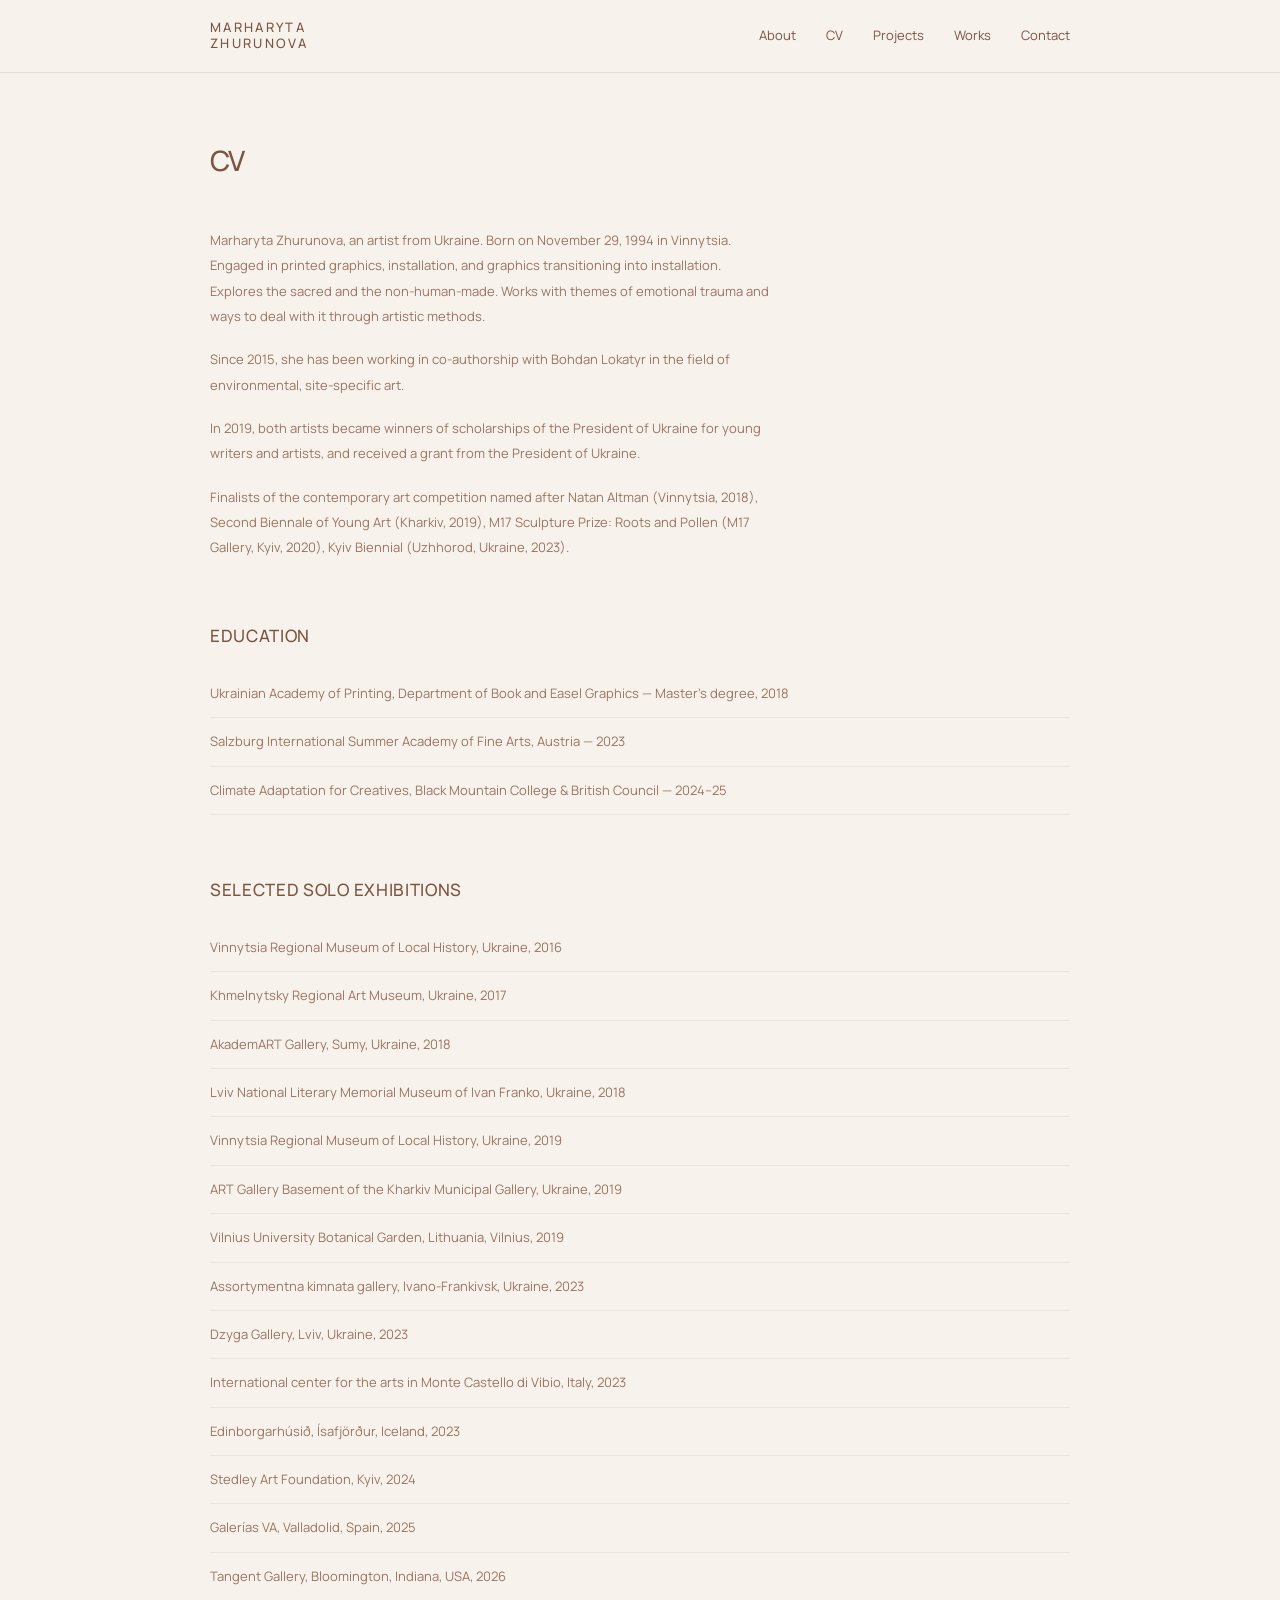
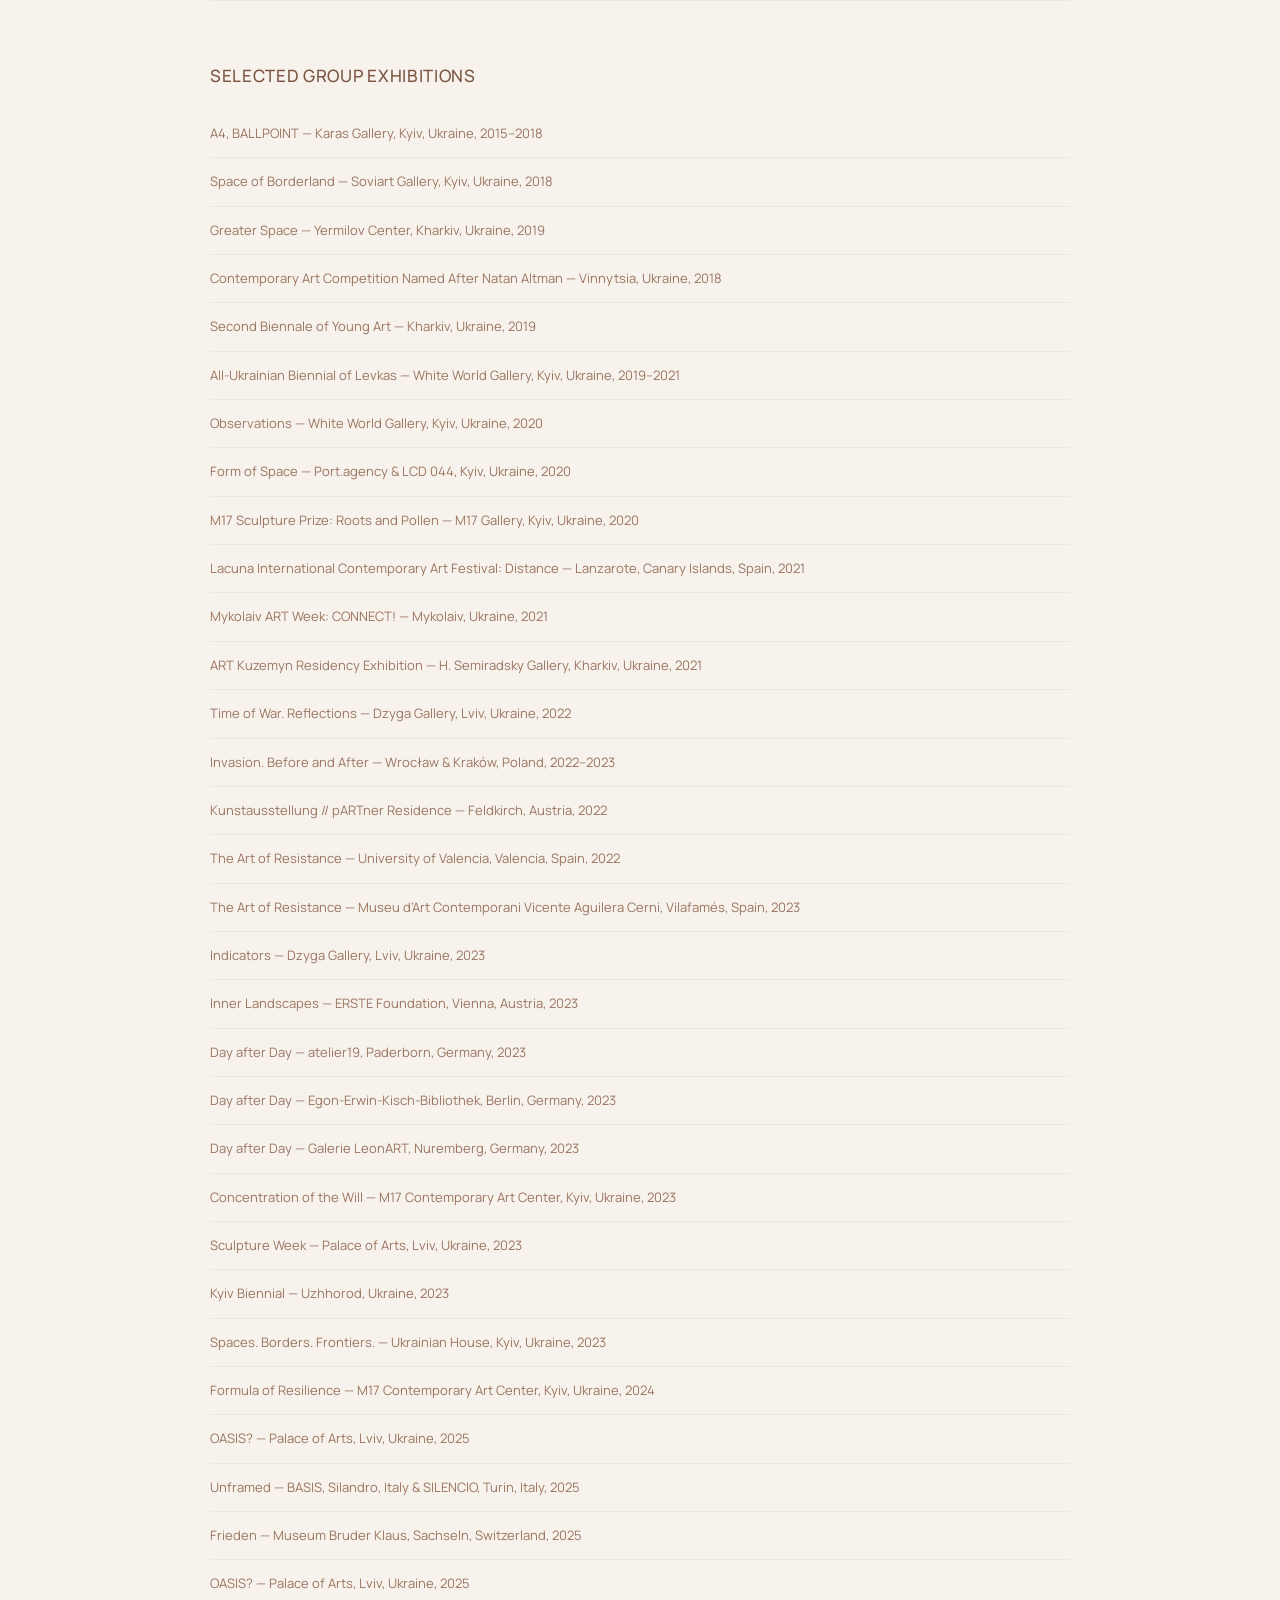
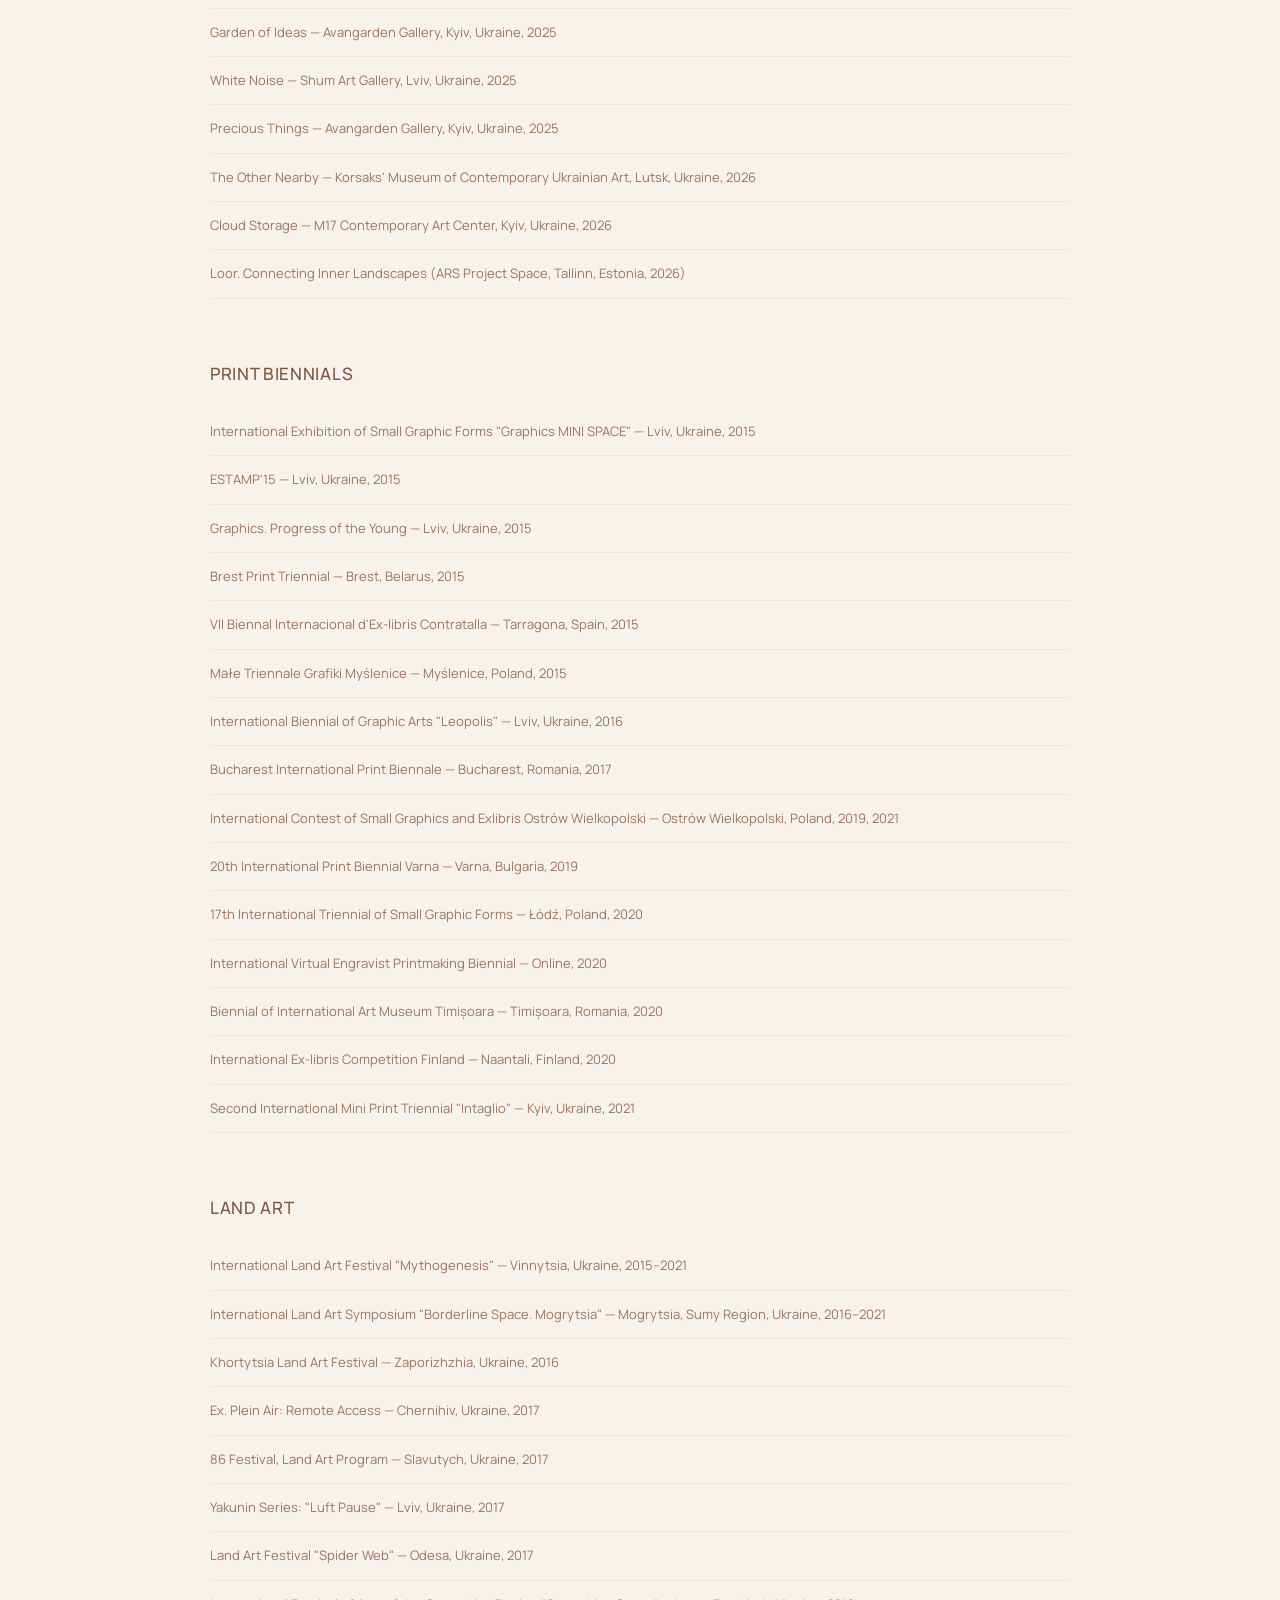
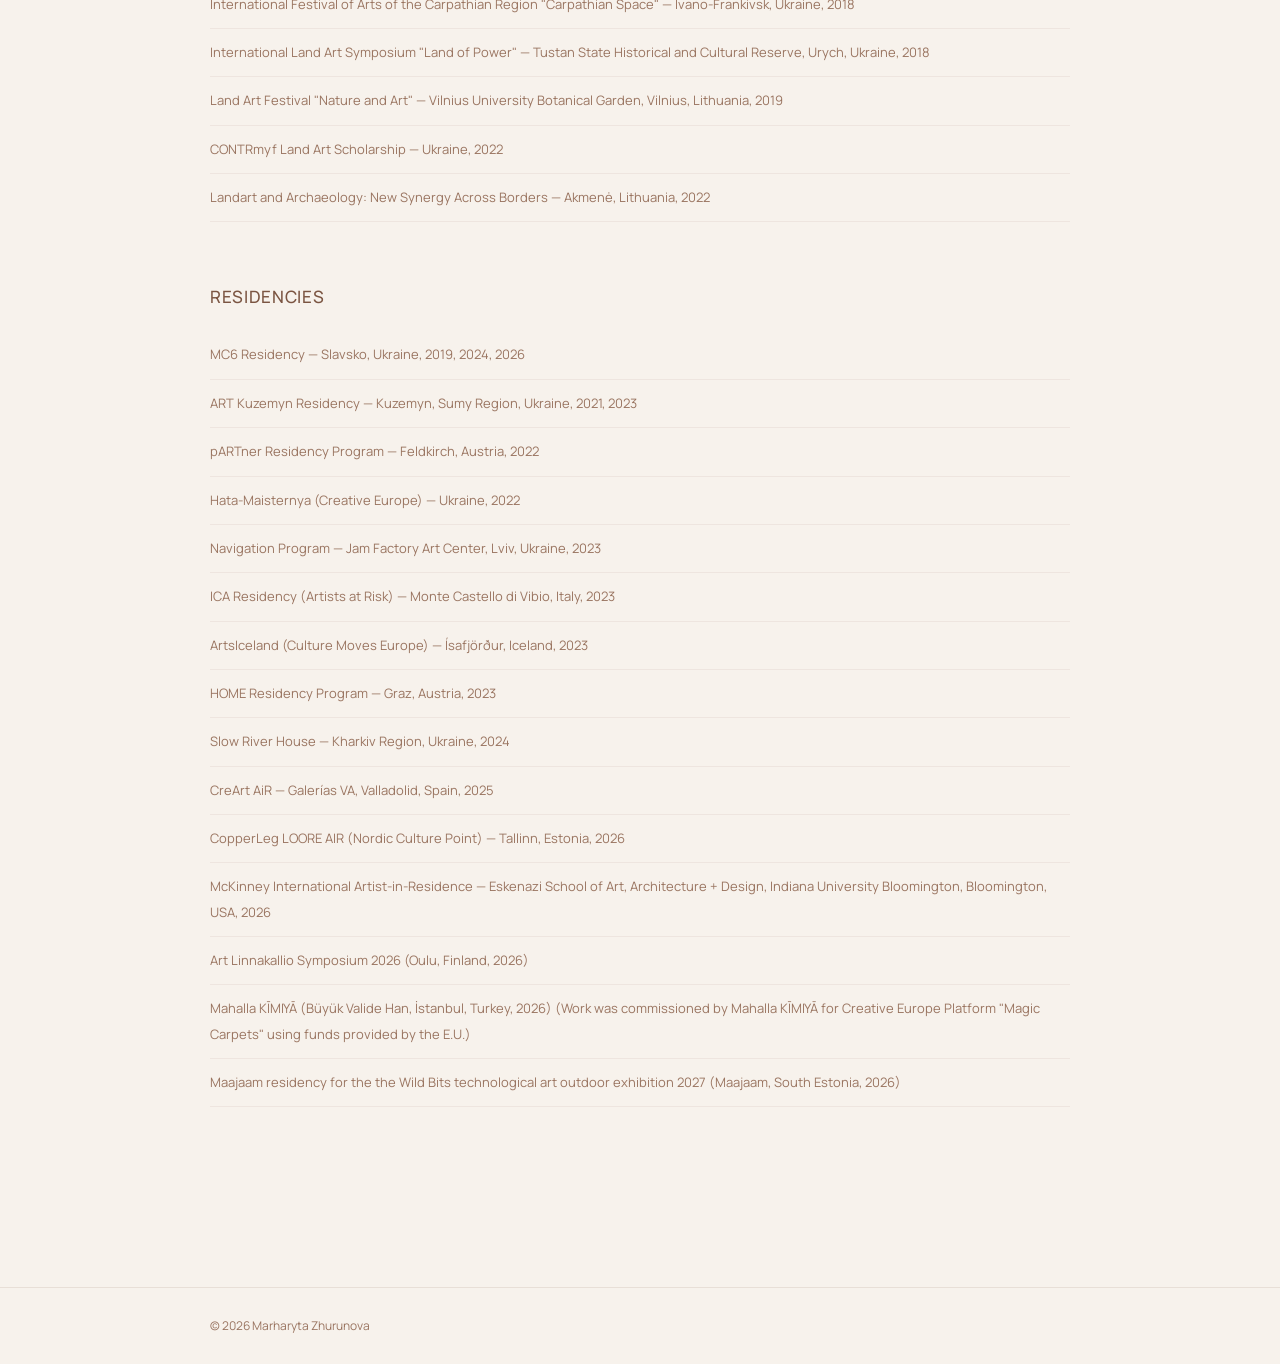
<file: cv.html>
<!DOCTYPE html>
<html lang="en">

<head>

<meta charset="UTF-8">
<meta name="viewport" content="width=device-width, initial-scale=1.0">

<title>CV — Marharyta Zhurunova</title>

<link rel="preconnect" href="https://fonts.googleapis.com">
<link rel="preconnect" href="https://fonts.gstatic.com" crossorigin>

<link href="https://fonts.googleapis.com/css2?family=Manrope:wght@300;400;500;600&display=swap" rel="stylesheet">
<link rel="apple-touch-icon" sizes="180x180" href="apple-touch-icon.png">
<link rel="icon" type="image/png" sizes="32x32" href="favicon-32x32.png">
<link rel="icon" type="image/png" sizes="16x16" href="favicon-16x16.png">
<link rel="icon" href="favicon.ico">
<link rel="manifest" href="site.webmanifest">
<link rel="stylesheet" href="assets/css/style.css">

</head>

<body>
<header class="site-header">

    <div class="container header-container">

        <a href="index.html" class="logo">
            <span class="logo-name">
                MARHARYTA<br>
                ZHURUNOVA
            </span>
        </a>

        <nav class="navigation">

            <a href="index.html" class="nav-link">About</a>
            <a href="cv.html" class="nav-link">CV</a>
            <a href="portfolio.html" class="nav-link">Projects</a>
            <a href="works.html" class="nav-link">Works</a>
            <a href="index.html#contact" class="nav-link">Contact</a>

        </nav>

    </div>

</header>



<main class="cv">

<div class="container narrow">

<h1>CV</h1>

<p>
<p>Marharyta Zhurunova, an artist from Ukraine. Born on November 29, 1994 in Vinnytsia. Engaged in printed graphics, installation, and graphics transitioning into installation. Explores the sacred and the non-human-made. Works with themes of emotional trauma and ways to deal with it through artistic methods.</p>

<p>Since 2015, she has been working in co-authorship with Bohdan Lokatyr in the field of environmental, site-specific art.</p>

<p>In 2019, both artists became winners of scholarships of the President of Ukraine for young writers and artists, and received a grant from the President of Ukraine.</p>

<p>Finalists of the contemporary art competition named after Natan Altman (Vinnytsia, 2018), Second Biennale of Young Art (Kharkiv, 2019), M17 Sculpture Prize: Roots and Pollen (M17 Gallery, Kyiv, 2020), Kyiv Biennial (Uzhhorod, Ukraine, 2023).</p></div>



<div class="container narrow">

<h2>Education</h2>

<ul>

<li>Ukrainian Academy of Printing, Department of Book and Easel Graphics — Master's degree, 2018</li>

<li>Salzburg International Summer Academy of Fine Arts, Austria — 2023</li>

<li>Climate Adaptation for Creatives, Black Mountain College & British Council — 2024–25</li>

</ul>


<h2>Selected Solo Exhibitions</h2>

<ul>

<li>Vinnytsia Regional Museum of Local History, Ukraine, 2016</li>

<li>Khmelnytsky Regional Art Museum, Ukraine, 2017</li>

<li>AkademART Gallery, Sumy, Ukraine, 2018</li>

<li>Lviv National Literary Memorial Museum of Ivan Franko, Ukraine, 2018</li>

<li>Vinnytsia Regional Museum of Local History, Ukraine, 2019</li>

<li>ART Gallery Basement of the Kharkiv Municipal Gallery, Ukraine, 2019</li>

<li>Vilnius University Botanical Garden, Lithuania, Vilnius, 2019</li>

<li>Assortymentna kimnata gallery, Ivano-Frankivsk, Ukraine, 2023</li>
  
<li>Dzyga Gallery, Lviv, Ukraine, 2023</li>
  
<li>International center for the arts in Monte Castello di Vibio, Italy, 2023</li>
  
<li>Edinborgarhúsið, Ísafjörður, Iceland, 2023</li>

<li>Stedley Art Foundation, Kyiv, 2024</li>

<li>Galerías VA, Valladolid, Spain, 2025</li>

<li>Tangent Gallery, Bloomington, Indiana, USA, 2026</li>

</ul>



<h2>Selected Group Exhibitions</h2>

<ul>

<li>A4, BALLPOINT — Karas Gallery, Kyiv, Ukraine, 2015–2018</li>
<li>Space of Borderland — Soviart Gallery, Kyiv, Ukraine, 2018</li>
<li>Greater Space — Yermilov Center, Kharkiv, Ukraine, 2019</li>
<li>Contemporary Art Competition Named After Natan Altman — Vinnytsia, Ukraine, 2018</li>
<li>Second Biennale of Young Art — Kharkiv, Ukraine, 2019</li>
<li>All-Ukrainian Biennial of Levkas — White World Gallery, Kyiv, Ukraine, 2019–2021</li>
<li>Observations — White World Gallery, Kyiv, Ukraine, 2020</li>
<li>Form of Space — Port.agency & LCD 044, Kyiv, Ukraine, 2020</li>
<li>M17 Sculpture Prize: Roots and Pollen — M17 Gallery, Kyiv, Ukraine, 2020</li>
<li>Lacuna International Contemporary Art Festival: Distance — Lanzarote, Canary Islands, Spain, 2021</li>
<li>Mykolaiv ART Week: CONNECT! — Mykolaiv, Ukraine, 2021</li>
<li>ART Kuzemyn Residency Exhibition — H. Semiradsky Gallery, Kharkiv, Ukraine, 2021</li>
<li>Time of War. Reflections — Dzyga Gallery, Lviv, Ukraine, 2022</li>
<li>Invasion. Before and After — Wrocław & Kraków, Poland, 2022–2023</li>
<li>Kunstausstellung // pARTner Residence — Feldkirch, Austria, 2022</li>
<li>The Art of Resistance — University of Valencia, Valencia, Spain, 2022</li>
<li>The Art of Resistance — Museu d’Art Contemporani Vicente Aguilera Cerni, Vilafamés, Spain, 2023</li>
<li>Indicators — Dzyga Gallery, Lviv, Ukraine, 2023</li>
<li>Inner Landscapes — ERSTE Foundation, Vienna, Austria, 2023</li>
<li>Day after Day — atelier19, Paderborn, Germany, 2023</li>
<li>Day after Day — Egon-Erwin-Kisch-Bibliothek, Berlin, Germany, 2023</li>
<li>Day after Day — Galerie LeonART, Nuremberg, Germany, 2023</li>
<li>Concentration of the Will — M17 Contemporary Art Center, Kyiv, Ukraine, 2023</li>
<li>Sculpture Week — Palace of Arts, Lviv, Ukraine, 2023</li>
<li>Kyiv Biennial — Uzhhorod, Ukraine, 2023</li>
<li>Spaces. Borders. Frontiers. — Ukrainian House, Kyiv, Ukraine, 2023</li>
<li>Formula of Resilience — M17 Contemporary Art Center, Kyiv, Ukraine, 2024</li>
<li>OASIS? — Palace of Arts, Lviv, Ukraine, 2025</li>
<li>Unframed — BASIS, Silandro, Italy & SILENCIO, Turin, Italy, 2025</li>
<li>Frieden — Museum Bruder Klaus, Sachseln, Switzerland, 2025</li>
<li>OASIS? — Palace of Arts, Lviv, Ukraine, 2025</li>
<li>Garden of Ideas — Avangarden Gallery, Kyiv, Ukraine, 2025</li>
<li>White Noise — Shum Art Gallery, Lviv, Ukraine, 2025</li>
<li>Precious Things — Avangarden Gallery, Kyiv, Ukraine, 2025</li>
<li>The Other Nearby — Korsaks' Museum of Contemporary Ukrainian Art, Lutsk, Ukraine, 2026</li>
<li>Cloud Storage — M17 Contemporary Art Center, Kyiv, Ukraine, 2026</li>
<li> Loor. Connecting Inner Landscapes (ARS Project Space, Tallinn, Estonia, 2026)</li
</ul>



<h2>Print Biennials</h2>

<ul>

<li>International Exhibition of Small Graphic Forms "Graphics MINI SPACE" — Lviv, Ukraine, 2015</li>
<li>ESTAMP'15 — Lviv, Ukraine, 2015</li>
<li>Graphics. Progress of the Young — Lviv, Ukraine, 2015</li>
<li>Brest Print Triennial — Brest, Belarus, 2015</li>
<li>VII Biennal Internacional d'Ex-libris Contratalla — Tarragona, Spain, 2015</li>
<li>Małe Triennale Grafiki Myślenice — Myślenice, Poland, 2015</li>
<li>International Biennial of Graphic Arts "Leopolis" — Lviv, Ukraine, 2016</li>
<li>Bucharest International Print Biennale — Bucharest, Romania, 2017</li>
<li>International Contest of Small Graphics and Exlibris Ostrów Wielkopolski — Ostrów Wielkopolski, Poland, 2019, 2021</li>
<li>20th International Print Biennial Varna — Varna, Bulgaria, 2019</li>
<li>17th International Triennial of Small Graphic Forms — Łódź, Poland, 2020</li>
<li>International Virtual Engravist Printmaking Biennial — Online, 2020</li>
<li>Biennial of International Art Museum Timișoara — Timișoara, Romania, 2020</li>
<li>International Ex-libris Competition Finland — Naantali, Finland, 2020</li>
<li>Second International Mini Print Triennial "Intaglio" — Kyiv, Ukraine, 2021</li>

</ul>



<h2>Land Art</h2>

<ul>

<li>International Land Art Festival "Mythogenesis" — Vinnytsia, Ukraine, 2015–2021</li>
<li>International Land Art Symposium "Borderline Space. Mogrytsia" — Mogrytsia, Sumy Region, Ukraine, 2016–2021</li>
<li>Khortytsia Land Art Festival — Zaporizhzhia, Ukraine, 2016</li>
<li>Ex. Plein Air: Remote Access — Chernihiv, Ukraine, 2017</li>
<li>86 Festival, Land Art Program — Slavutych, Ukraine, 2017</li>
<li>Yakunin Series: "Luft Pause" — Lviv, Ukraine, 2017</li>
<li>Land Art Festival "Spider Web" — Odesa, Ukraine, 2017</li>
<li>International Festival of Arts of the Carpathian Region "Carpathian Space" — Ivano-Frankivsk, Ukraine, 2018</li>
<li>International Land Art Symposium "Land of Power" — Tustan State Historical and Cultural Reserve, Urych, Ukraine, 2018</li>
<li>Land Art Festival "Nature and Art" — Vilnius University Botanical Garden, Vilnius, Lithuania, 2019</li>
<li>CONTRmyf Land Art Scholarship — Ukraine, 2022</li>
<li>Landart and Archaeology: New Synergy Across Borders — Akmenė, Lithuania, 2022</li>

</ul>



<h2>Residencies</h2>

<ul>

<li>MC6 Residency — Slavsko, Ukraine, 2019, 2024, 2026</li>
  
<li>ART Kuzemyn Residency — Kuzemyn, Sumy Region, Ukraine, 2021, 2023</li>
  
<li>pARTner Residency Program — Feldkirch, Austria, 2022</li>
  
<li>Hata-Maisternya (Creative Europe) — Ukraine, 2022</li>
  
<li>Navigation Program — Jam Factory Art Center, Lviv, Ukraine, 2023</li>
  
<li>ICA Residency (Artists at Risk) — Monte Castello di Vibio, Italy, 2023</li>
  
<li>ArtsIceland (Culture Moves Europe) — Ísafjörður, Iceland, 2023</li>
  
<li>HOME Residency Program — Graz, Austria, 2023</li>
  
<li>Slow River House — Kharkiv Region, Ukraine, 2024</li>
  
<li>CreArt AiR — Galerías VA, Valladolid, Spain, 2025</li>
  
<li>CopperLeg LOORE AIR (Nordic Culture Point) — Tallinn, Estonia, 2026</li>
  
<li>McKinney International Artist-in-Residence — Eskenazi School of Art, Architecture + Design, Indiana University Bloomington, Bloomington, USA, 2026</li>

<li>Art Linnakallio Symposium 2026 (Oulu, Finland, 2026)</li>
    
<li>Mahalla KĪMIYĀ (Büyük Valide Han, İstanbul, Turkey, 2026) (Work was commissioned by Mahalla KĪMIYĀ for Creative Europe Platform "Magic Carpets" using funds provided by the E.U.)</li>

 <li>Maajaam residency for the the Wild Bits technological art outdoor exhibition 2027 (Maajaam, South Estonia, 2026)</li>

</ul>

</div>

</main>

<footer>

<div class="container footer-container">

<p>© 2026 Marharyta Zhurunova</p>

</div>

</footer>

</body>

</html>
</file>
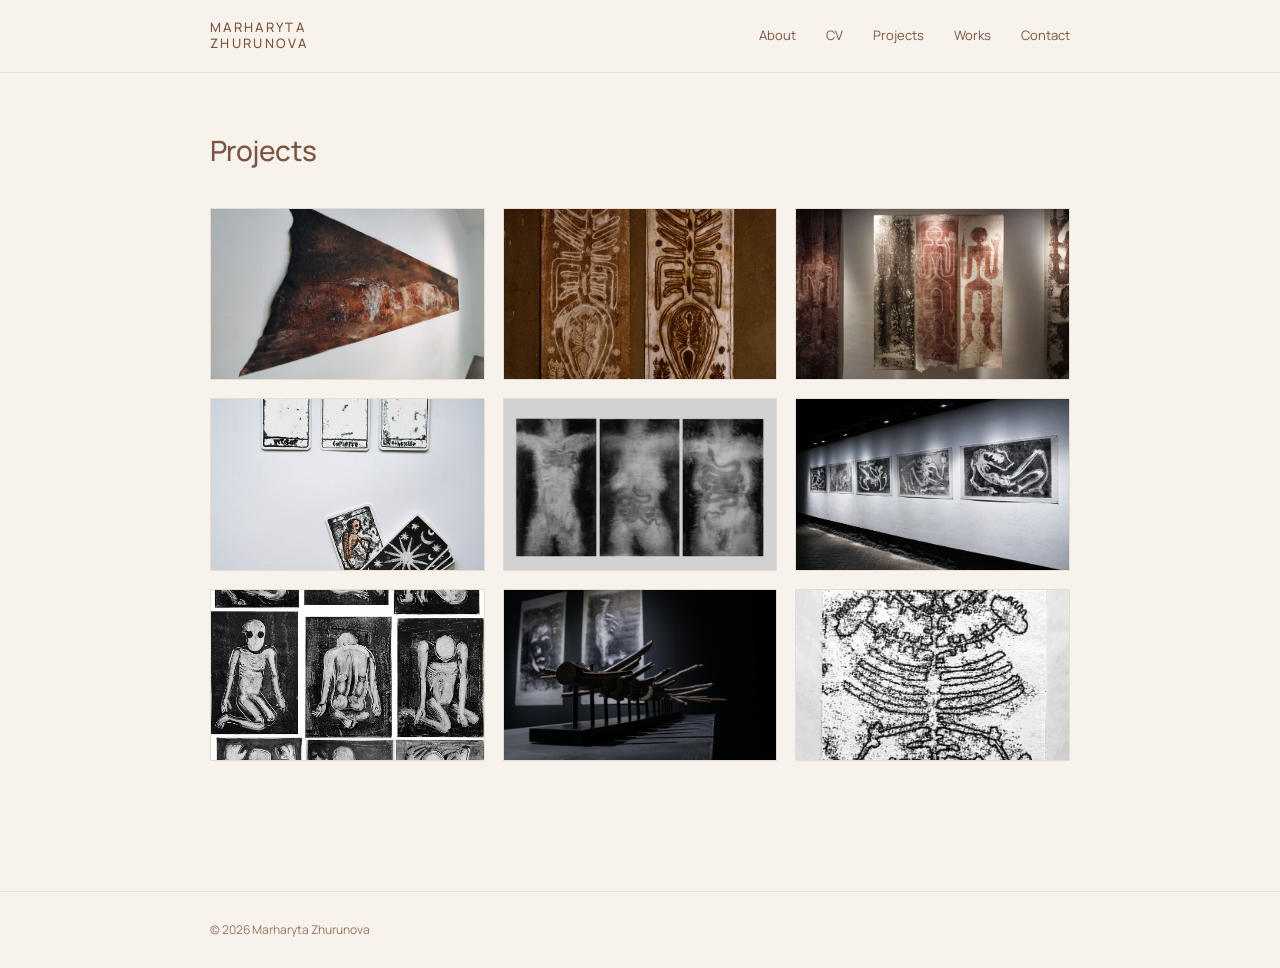
<file: portfolio.html>
<!DOCTYPE html>
<html lang="en">

<head>

    <meta charset="UTF-8">
    <meta name="viewport" content="width=device-width, initial-scale=1.0">

    <title>Projects — Marharyta Zhurunova</title>

    <meta name="description"
        content="Portfolio of Marharyta Zhurunova">

    <link rel="preconnect" href="https://fonts.googleapis.com">

    <link rel="preconnect" href="https://fonts.gstatic.com" crossorigin>

    <link href="https://fonts.googleapis.com/css2?family=Manrope:wght@300;400;500;600&display=swap"
        rel="stylesheet">
<link rel="apple-touch-icon" sizes="180x180" href="apple-touch-icon.png">
<link rel="icon" type="image/png" sizes="32x32" href="favicon-32x32.png">
<link rel="icon" type="image/png" sizes="16x16" href="favicon-16x16.png">
<link rel="icon" href="favicon.ico">
<link rel="manifest" href="site.webmanifest">
    <link rel="stylesheet" href="assets/css/style.css">

</head>

<body>



<header class="site-header">

    <div class="container header-container">

        <a href="index.html" class="logo">
            <span class="logo-name">
                MARHARYTA<br>
                ZHURUNOVA
            </span>
        </a>

        <nav class="navigation">

            <a href="index.html" class="nav-link">About</a>
            <a href="cv.html" class="nav-link">CV</a>
            <a href="portfolio.html" class="nav-link">Projects</a>
            <a href="works.html" class="nav-link">Works</a>
            <a href="index.html#contact" class="nav-link">Contact</a>

        </nav>

    </div>

</header>





<main class="portfolio">

<div class="container">

<h1>Projects</h1>

<div class="portfolio-grid">

    <a href="projects/project1.html" class="work-card">
        <img src="assets/images/projects/project1_cover.jpg" alt="Disappearing Landscapes">
        <div class="overlay">
            <h3>Disappearing Landscapes</h3>
            <span>2025</span>
        </div>
    </a>

    <a href="projects/project4.html" class="work-card">
        <img src="assets/images/projects/project4_cover.jpg" alt="Hosts">
        <div class="overlay">
            <h3>Hosts</h3>
            <span>2021</span>
        </div>
    </a>

    <a href="projects/project3.html" class="work-card">
        <img src="assets/images/projects/project3_cover.jpg" alt="SAVE ME. HELP ME. PROTECT ME">
        <div class="overlay">
            <h3>SAVE ME. HELP ME. PROTECT ME</h3>
            <span>2023</span>
        </div>
    </a>

    <a href="projects/project2.html" class="work-card">
        <img src="assets/images/projects/project2_cover.jpg" alt="Future Reading">
        <div class="overlay">
            <h3>Future Reading</h3>
            <span>2023</span>
        </div>
    </a>

    <a href="projects/project5.html" class="work-card">
        <img src="assets/images/projects/project5_cover.jpg" alt="Diagnosis">
        <div class="overlay">
            <h3>Diagnosis</h3>
            <span>2023</span>
        </div>
    </a>

    <a href="projects/project6.html" class="work-card">
        <img src="assets/images/projects/project6_cover.JPG" alt="Despair">
        <div class="overlay">
            <h3>Despair</h3>
            <span>2023</span>
        </div>
    </a>

    <a href="projects/project7.html" class="work-card">
        <img src="assets/images/projects/project7_cover.jpg" alt="Despair II">
        <div class="overlay">
            <h3>Despair II</h3>
            <span>2023</span>
        </div>
    </a>

    <a href="projects/project8.html" class="work-card">
        <img src="assets/images/projects/project8_cover.JPG" alt="Remains">
        <div class="overlay">
            <h3>Remains</h3>
            <span>2023</span>
        </div>
    </a>

    <a href="projects/project9.html" class="work-card">
        <img src="assets/images/projects/project9_cover.jpg" alt="TREES OF LIFE, TREES OF DEATH">
        <div class="overlay">
            <h3> Trees of life, Trees of death</h3>
            <span>2022</span>
        </div>
    </a>

   

</div>

</div>

</main>





<footer>

<div class="container footer-container">

<p>

© 2026 Marharyta Zhurunova

</p>

</div>

</footer>

</body>

</html>
</file>
<file: assets/css/style.css>
/* ===========================================================
   MARHARYTA ZHURUNOVA
   PART 1
   RESET / TYPOGRAPHY / HEADER / INTRO
=========================================================== */


/* ================= VARIABLES ================= */

:root{

    --bg:#F7F2EC;

    --surface:#F1EAE3;

    --text:#7B5542;

    --text-light:#9A7561;

    --line:rgba(123,85,66,.12);

    --container:860px;

    --text-width:560px;

    --transition:.25s ease;

}



/* ================= RESET ================= */

*{

    margin:0;

    padding:0;

    box-sizing:border-box;

}

html{

    scroll-behavior:smooth;

}

body{

    background:var(--bg);

    color:var(--text);

    font-family:"Manrope",sans-serif;

    font-size:13px;

    font-weight:400;

    line-height:1.95;

    -webkit-font-smoothing:antialiased;

    text-rendering:optimizeLegibility;

}

img{

    display:block;

    width:100%;

}

a{

    color:inherit;

    text-decoration:none;

    transition:var(--transition);

}

a:hover{

    opacity:.75;

}

::selection{

    background:#c6ab98;

    color:white;

}



/* ================= LAYOUT ================= */

.container{

    width:min(92%,var(--container));

    margin:auto;

}

.narrow{

    max-width:var(--text-width);

}



/* ================= TYPOGRAPHY ================= */

h1,

h2,

h3,

h4{

    font-family:"Manrope",sans-serif;

    font-weight:500;

    color:var(--text);

}

h1{

    font-size:28px;

    line-height:1.25;

    letter-spacing:-.02em;

    margin-bottom:32px;

}

h2{

    font-size:17px;

    font-weight:500;

    letter-spacing:.04em;

    text-transform:uppercase;

    margin-bottom:26px;

}

h3{

    font-size:14px;

    font-weight:500;

    margin-bottom:10px;

}

p{

    color:var(--text-light);

    margin-bottom:18px;

    max-width:560px;

}



/* ================= HEADER ================= */

.site-header{

    position:sticky;

    top:0;

    z-index:100;

    background:rgba(247,242,236,.95);

    backdrop-filter:blur(10px);

    border-bottom:1px solid var(--line);

}

.header-container{

    display:flex;

    justify-content:space-between;

    align-items:center;

    height:72px;

}

.logo{

    display:flex;

    flex-direction:column;

    justify-content:center;

    font-size:13px;

    font-weight:500;

    line-height:1.2;

    letter-spacing:.18em;

    text-transform:uppercase;

    color:var(--text);

}

.navigation{

    display:flex;

    gap:30px;

}

.navigation a{

    position:relative;

    font-size:13px;

    color:var(--text);

}

.navigation a.active::after{

    content:"";

    position:absolute;

    left:0;

    bottom:-8px;

    width:100%;

    height:1px;

    background:var(--text);

}



/* ================= INTRO ================= */

.hero{

    padding:90px 0 80px;

}

.hero-content{

    max-width:560px;

}

.hero-content h1{

    margin-bottom:36px;

}

.hero-content p{

    max-width:520px;

}



/* ================= SECTION TITLE ================= */

.section-title{

    display:flex;

    justify-content:space-between;

    align-items:flex-end;

    border-bottom:1px solid var(--line);

    padding-bottom:16px;

    margin-bottom:32px;

}

.section-title h2{

    margin:0;

}

.section-title a{

    font-size:12px;

    color:var(--text-light);

}

.section-title a:hover{

    color:var(--text);

}



/* ================= SPACING ================= */

section{

    margin-bottom:90px;

}
/* ===========================================================
   PART 2
   PORTFOLIO / PROJECTS / GALLERY
=========================================================== */



/* =========================
   SELECTED WORKS
========================= */

.selected-works{

    margin-bottom:100px;

}

.works-grid{

    display:grid;

    grid-template-columns:repeat(3,1fr);

    gap:18px;

}

.work-card{

    position:relative;

    display:block;

    overflow:hidden;

    background:#ece5de;

    border:1px solid rgba(123,85,66,.08);

}

.work-card img{

    width:100%;

    aspect-ratio:16/10;

    object-fit:cover;

    transition:.35s ease;

}

.work-card:hover img{

    transform:scale(1.015);

}



/* =========================
   HOVER
========================= */

.overlay{

    position:absolute;

    inset:0;

    background:rgba(247,242,236,.82);

    display:flex;

    flex-direction:column;

    justify-content:center;

    align-items:center;

    opacity:0;

    transition:.25s ease;

}

.work-card:hover .overlay{

    opacity:1;

}

.overlay h3{

    font-size:15px;

    font-weight:500;

    color:var(--text);

    margin-bottom:6px;

    letter-spacing:.02em;

}

.overlay span{

    font-size:11px;

    color:var(--text-light);

    letter-spacing:.12em;

    text-transform:uppercase;

}



/* =========================
   PORTFOLIO PAGE
========================= */

.portfolio{

    padding-top:20px;

}

.portfolio-grid{

    display:grid;

    grid-template-columns:repeat(2,1fr);

    gap:18px;

}



/* =========================
   PROJECT
========================= */

.project{

    padding-top:20px;

}

.project-header{

    max-width:560px;

    margin:0 auto 34px;

}

.project-text{

    max-width:560px;

    margin:0 auto 60px;

}

.project-title{

    font-size:24px;

    font-weight:500;

    margin-bottom:8px;

}

.project-year{

    font-size:12px;

    color:var(--text-light);

    margin-bottom:24px;

}

.project-description{

    color:var(--text-light);

}



/* =========================
   COVER IMAGE
========================= */

.project-cover{

    max-width:860px;

    margin:0 auto 50px;

}

.project-cover img{

    width:100%;

    display:block;

}



/* =========================
   GALLERY
========================= */

.gallery{

    display:grid;

    grid-template-columns:repeat(3,1fr);

    gap:14px;

}

.gallery img{

    width:100%;

    aspect-ratio:4/3;

    object-fit:cover;

    cursor:pointer;

    transition:.2s ease;

}

.gallery img:hover{

    opacity:.78;

}



/* =========================
   LIGHTBOX
========================= */

.lightbox{

    position:fixed;

    inset:0;

    background:rgba(255,252,248,.96);

    display:flex;

    justify-content:center;

    align-items:center;

    opacity:0;

    visibility:hidden;

    transition:.25s ease;

    z-index:999;

}

.lightbox.active{

    opacity:1;

    visibility:visible;

}

.lightbox img{

    max-width:90vw;

    max-height:90vh;

    object-fit:contain;

}

.lightbox-close{

    position:absolute;

    top:28px;

    right:34px;

    font-size:26px;

    font-weight:300;

    color:var(--text);

    cursor:pointer;

}

.lightbox-prev,

.lightbox-next{

    position:absolute;

    top:50%;

    transform:translateY(-50%);

    width:42px;

    height:42px;

    display:flex;

    justify-content:center;

    align-items:center;

    cursor:pointer;

    color:var(--text);

    font-size:22px;

    user-select:none;

}

.lightbox-prev{

    left:24px;

}

.lightbox-next{

    right:24px;

}
/* ===========================================================
   PART 3
   CONTACT / CV / FOOTER / RESPONSIVE
=========================================================== */


/* =========================
   CONTACT
========================= */

.contact{

    border-top:1px solid var(--line);

    padding:40px 0 30px;

}

.contact .container{

    max-width:860px;

}

.contact h2{

    margin-bottom:28px;

    text-align:left;

}

.contact-grid{

    display:grid;

    grid-template-columns:repeat(4,1fr);

    gap:24px;

    align-items:start;

}

.contact-grid > div{

    display:flex;

    flex-direction:column;

    align-items:center;

    text-align:center;

}

.contact h3{

    font-size:11px;

    font-weight:600;

    text-transform:uppercase;

    letter-spacing:.08em;

    margin-bottom:8px;

    color:var(--text);

}

.contact a{

    display:block;

    color:var(--text-light);

    font-size:13px;

    line-height:1.45;

}

.contact a:hover{

    color:var(--text);

}

.contact-note{

    margin-top:4px;

    font-size:11px;

    line-height:1.45;

    color:var(--text-light);

    max-width:180px;

}

/* =========================
   CV
========================= */

.cv{

    padding-top:20px;

}

.cv .container{

    max-width:560px;

}

.cv h1{

    margin-bottom:42px;

}

.cv h2{

    margin-top:58px;

    margin-bottom:18px;

}

.cv p{

    margin-bottom:18px;

}

.cv ul{

    list-style:none;

    margin:0;

    padding:0;

}

.cv li{

    padding:11px 0;

    border-bottom:1px solid rgba(123,85,66,.08);

    color:var(--text-light);

}

.cv strong{

    color:var(--text);

    font-weight:600;

}



/* =========================
   FOOTER
========================= */

footer{

    margin-top:90px;

    border-top:1px solid var(--line);

}

.footer-container{

    display:flex;

    justify-content:space-between;

    align-items:center;

    padding:26px 0;

}

.footer-container p{

    margin:0;

    font-size:12px;

    color:var(--text-light);

}



/* =========================
   ANIMATION
========================= */

.hero,

.selected-works,

.portfolio,

.project,

.cv,

.contact{

    animation:fade .35s ease;

}

@keyframes fade{

    from{

        opacity:0;

        transform:translateY(8px);

    }

    to{

        opacity:1;

        transform:none;

    }

}



/* =========================
   FORM ELEMENTS
========================= */

input,

textarea,

button{

    font:inherit;

}

button{

    cursor:pointer;

}



/* =========================
   MOBILE
========================= */

@media (max-width:900px){

.container{

    width:92%;

}



/* ---------- header ---------- */

.site-header{

    position:relative;

}

.header-container{

    flex-direction:column;

    align-items:flex-start;

    justify-content:center;

    height:auto;

    padding:24px 0;

    gap:18px;

}

.navigation{

    gap:20px;

    flex-wrap:wrap;

}



/* ---------- intro ---------- */

.hero{

    padding:55px 0;

}

.hero-content{

    max-width:100%;

}



/* ---------- works ---------- */

.works-grid{

    grid-template-columns:1fr;

    gap:16px;

}

.portfolio-grid{

    grid-template-columns:1fr;

}



/* ---------- gallery ---------- */

.gallery{

    grid-template-columns:repeat(2,1fr);

}



/* ---------- contact ---------- */

.contact-grid{

    grid-template-columns:1fr;

    gap:34px;

}



/* ---------- typography ---------- */

h1{

    font-size:24px;

}

h2{

    font-size:16px;

}

body{

    font-size:13px;

}

}



/* =========================
   SMALL PHONES
========================= */

@media (max-width:600px){

.container{

    width:90%;

}

.navigation{

    gap:14px;

}

.navigation a{

    font-size:12px;

}

.logo{

    font-size:12px;

}

.hero{

    padding:42px 0;

}

h1{

    font-size:22px;

    margin-bottom:24px;

}

.gallery{

    grid-template-columns:1fr;

}

.footer-container{

    flex-direction:column;

    align-items:flex-start;

    gap:8px;

}

}



/* =========================
   SCROLLBAR
========================= */

::-webkit-scrollbar{

    width:8px;

}

::-webkit-scrollbar-track{

    background:#efe7df;

}

::-webkit-scrollbar-thumb{

    background:#b58d76;

}

::-webkit-scrollbar-thumb:hover{

    background:#a17860;

}

.contact-note{

    margin-top:8px;

    margin-bottom:0;

    font-size:12px;

    line-height:1.6;

    color:var(--text-light);

}
/* ===========================================================
   PORTFOLIO
=========================================================== */

.portfolio{

    padding:60px 0 40px;

}

.portfolio h1{

    margin-bottom:40px;

}

.portfolio-grid{

    display:grid;

    grid-template-columns:repeat(3,1fr);

    gap:18px;

}



/* =========================
   PROJECT CARD
========================= */

.work-card{

    position:relative;

    display:block;

    overflow:hidden;

    background:#efe8e1;

    border:1px solid rgba(123,85,66,.08);

    transition:.25s ease;

}

.work-card img{

    display:block;

    width:100%;

    aspect-ratio:16/10;

    object-fit:cover;

    transition:.35s ease;

}

.work-card:hover img{

    transform:scale(1.02);

}



/* =========================
   OVERLAY
========================= */

.overlay{

    position:absolute;

    inset:0;

    background:rgba(247,242,236,.90);

    display:flex;

    flex-direction:column;

    justify-content:center;

    align-items:center;

    text-align:center;

    padding:20px;

    opacity:0;

    transition:.25s ease;

}

.work-card:hover .overlay{

    opacity:1;

}



/* =========================
   TITLE
========================= */

.overlay h3{

    margin:0;

    font-size:15px;

    font-weight:500;

    line-height:1.35;

    color:var(--text);

}



/* =========================
   TYPE
========================= */

.project-type{

    margin:6px 0;

    font-size:11px;

    font-style:italic;

    color:var(--text-light);

}



/* =========================
   YEAR
========================= */

.overlay span{

    margin-top:4px;

    font-size:11px;

    letter-spacing:.10em;

    text-transform:uppercase;

    color:var(--text-light);

}



/* =========================
   MOBILE
========================= */

@media (max-width:900px){

.portfolio-grid{

    grid-template-columns:repeat(2,1fr);

    gap:16px;

}

}



@media (max-width:600px){

.portfolio{

    padding:40px 0;

}

.portfolio-grid{

    grid-template-columns:1fr;

    gap:14px;

}

.overlay{

    opacity:1;

    background:rgba(247,242,236,.78);

}

.overlay h3{

    font-size:14px;

}

}
.gallery-item{

display:block;

overflow:hidden;

}

.gallery-item img{

display:block;

width:100%;

aspect-ratio:16/10;

object-fit:cover;

transition:.3s;

}

.gallery-item:hover img{

transform:scale(1.02);

}

/* ===========================================================
   PROJECT PAGE
=========================================================== */

.project-page{

    padding:60px 0 80px;

}

.project-page .container{

    max-width:860px;

}



/* ---------- Cover ---------- */

.project-cover{

    width:100%;

    display:block;

    margin-bottom:42px;

}



/* ---------- Header ---------- */

.project-header{

    margin-bottom:34px;

}

.project-header h1{

    margin-bottom:8px;

}

.project-year{

    margin:0;

    font-size:12px;

    color:var(--text-light);

    text-transform:uppercase;

    letter-spacing:.08em;

}



/* ---------- Text ---------- */

.project-text{

    max-width:560px;

    margin-bottom:60px;

}

.project-text p{

    margin-bottom:20px;

}



/* ---------- Gallery ---------- */

.project-gallery{

    display:grid;

    grid-template-columns:repeat(2,1fr);

    gap:18px;

}

.gallery-item{

    display:block;

    overflow:hidden;

}
.gallery-item img{

    width:100%;

    aspect-ratio:2.6/1;

    object-fit:cover;

}
.gallery-item img{

    width:100%;

    aspect-ratio:2.6/1;

    object-fit:cover;

    transition:.25s ease;

}

.gallery-item:hover img{

    transform:scale(1.02);

}



/* ---------- GLightbox ---------- */

.glightbox-clean .gslide-description{

    display:none;

}

.glightbox-clean .gclose{

    color:white;

}

.glightbox-clean .gnext,

.glightbox-clean .gprev{

    color:white;

}



/* ---------- Mobile ---------- */

@media (max-width:900px){

.project-page{

    padding:45px 0 60px;

}

.project-gallery{

    gap:14px;

}

}



@media (max-width:700px){

.project-gallery{

    grid-template-columns:1fr;

}

.project-cover{

    margin-bottom:28px;

}

.project-header{

    margin-bottom:24px;

}

.project-text{

    margin-bottom:40px;

}

}

/* ==========================================
   WORKS PAGE
========================================== */

.works-page{

    padding:70px 0 90px;

}

.works-page h1{

    margin-bottom:40px;

}

.masonry{

    column-count:4;
    column-gap:18px;

}

.masonry-item{

    display:block;

    margin-bottom:18px;

    break-inside:avoid;

}

.masonry-item img{

    width:100%;

    display:block;

    transition:.3s ease;

}

.masonry-item:hover img{

    opacity:.9;

}

@media (max-width:1000px){

    .masonry{

        column-count:3;

    }

}

@media (max-width:700px){

    .masonry{

        column-count:2;

    }

}

@media (max-width:480px){

    .masonry{

        column-count:1;

    }

}

/* ===========================================================
   CV — SAME STYLE AS BOHDAN'S CV
=========================================================== */

.cv{

    padding:70px 0 90px;

}

.cv .container{

    max-width:860px;

}

.cv h1{

    margin-bottom:50px;

}


/* CV sections */

.cv-section{

    max-width:560px;
    margin:0 auto 56px;

}

.cv-section h2{

    font-size:16px;
    line-height:1.4;

    margin-bottom:26px;

}


/* Lists */

.cv-section ul{

    list-style:disc;

    padding-left:18px;

    margin:0;

}

.cv-section li{

    margin-bottom:10px;

    padding:0;

    border:none;

    color:var(--text-light);

    line-height:1.8;

}


/* Education / other entries */

.cv-section li:last-child{

    margin-bottom:0;

}


/* If CV has plain paragraphs */

.cv-section p{

    margin-bottom:12px;

}


/* Mobile */

@media (max-width:640px){

    .cv-section{

        max-width:100%;

    }

}

/* ===========================================================
   WORKS — GLIGHTBOX DESCRIPTION
=========================================================== */

/* Source descriptions are hidden on the page */
.glightbox-desc {
    display: none !important;
}

/* Hide GLightbox title completely */
.gslide-title {
    display: none !important;
}

/* Description panel */
.gslide-description {
    display: block !important;
    background: rgba(0, 0, 0, 0.72) !important;
    color: #fff !important;
    padding: 14px 20px !important;
    box-sizing: border-box !important;
    margin: 0 auto !important;
    font-family: "Manrope", sans-serif !important;
    font-size: 12px !important;
    line-height: 1.5 !important;
}

/* Text inside description */
.gslide-description p {
    margin: 2px 0 !important;
    color: rgba(255,255,255,0.85) !important;
}

/* Link */
.gslide-description a {
    color: #fff !important;
    text-decoration: underline !important;
}

/* Make description width equal to image width */
.gslide-inner-content {
    display: flex !important;
    flex-direction: column !important;
}

.gslide-media {
    margin-bottom: 0 !important;
}

.gslide-description {
    width: 100% !important;
}


/* ===========================================================
   ARTIST PHOTOS
=========================================================== */

.artist-photos {
    display: grid;
    grid-template-columns: repeat(3, 1fr);
    gap: 18px;
    margin-top: 70px;
    margin-bottom: 90px;
}

.artist-photos img {
    display: block;
    width: 100%;
    height: auto;
    object-fit: cover;
}


/* MOBILE */

@media (max-width: 700px) {

    .artist-photos {
        grid-template-columns: 1fr;
        gap: 16px;
        margin-top: 50px;
        margin-bottom: 60px;
    }

}

/* ===========================================================
   PROJECTS 2+
   GALLERY — UNIFORM HORIZONTAL GRID
=========================================================== */

.project-gallery {
    display: grid;
    grid-template-columns: repeat(2, minmax(0, 1fr));
    gap: 18px;

    width: 82%;
    max-width: 760px;

    margin: 55px auto 90px;
}


/* Кожне фото — однакова горизонтальна комірка */

.project-gallery a {
    display: block;
    width: 100%;
    aspect-ratio: 4 / 3;

    overflow: hidden;

    margin: 0;
    padding: 0;
}


/* Усі прев'ю однакового розміру */

.project-gallery img {
    display: block;

    width: 100%;
    height: 100%;

    margin: 0;
    padding: 0;

    object-fit: cover;

    cursor: pointer;

    transition: opacity 0.25s ease;
}

.project-gallery img:hover {
    opacity: 0.88;
}


/* ===========================================================
   PROJECT COVER
=========================================================== */

.project-cover {
    display: block;

    width: auto;
    max-width: 650px;
    max-height: 650px;

    height: auto;

    margin: 50px auto 45px;

    object-fit: contain;
}


/* ===========================================================
   TABLET
=========================================================== */

@media (max-width: 900px) {

    .project-gallery {
        width: 90%;
        gap: 14px;
    }

    .project-cover {
        max-width: 600px;
        max-height: 600px;
    }
}


/* ===========================================================
   MOBILE
=========================================================== */

@media (max-width: 600px) {

    .project-gallery {
        width: 100%;
        grid-template-columns: 1fr;
        gap: 14px;

        margin-top: 40px;
        margin-bottom: 60px;
    }

    .project-gallery a {
        aspect-ratio: 4 / 3;
    }

    .project-cover {
        width: 100%;
        max-width: 100%;
        max-height: none;

        margin-top: 35px;
        margin-bottom: 35px;
    }
}
</file>
